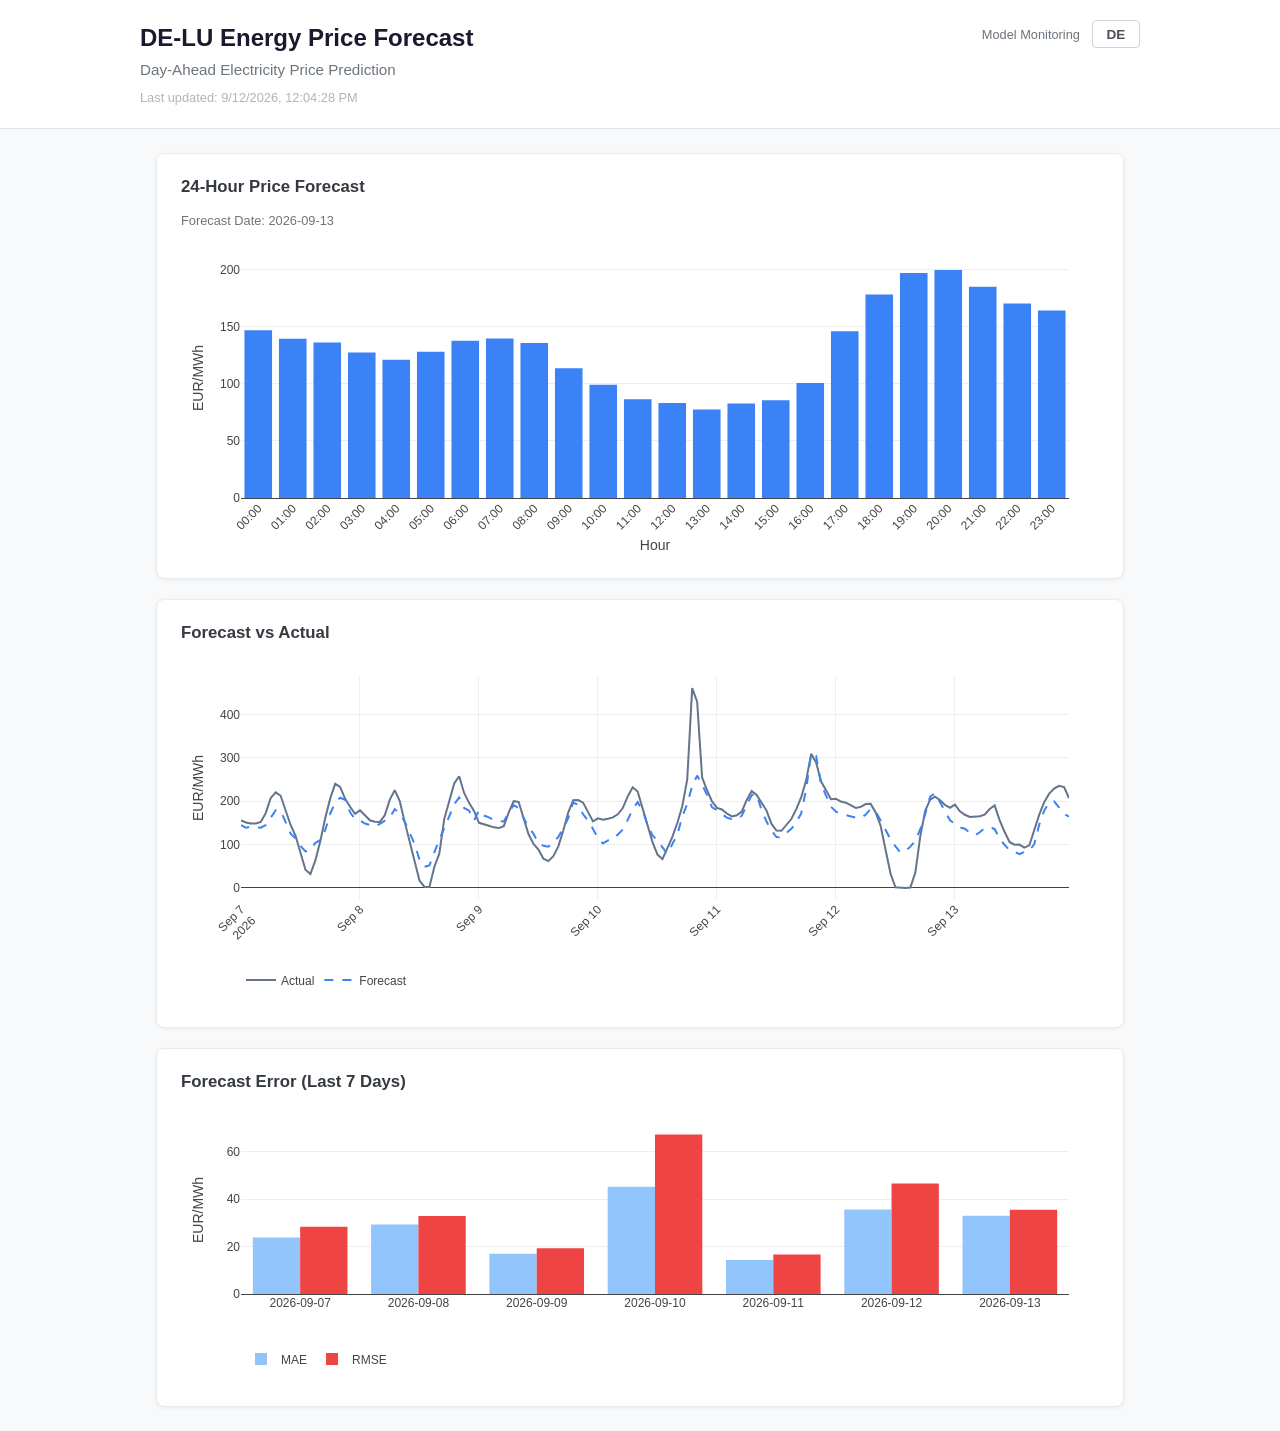
<file: index.html>
<!DOCTYPE html>
<html lang="en">
<head>
  <meta charset="UTF-8" />
  <meta name="viewport" content="width=device-width, initial-scale=1.0" />
  <title>DE-LU Energy Price Forecast</title>
  <link rel="stylesheet" href="styles.css" />
  <script src="https://cdn.plot.ly/plotly-2.35.2.min.js"></script>
</head>
<body>

  <header>
    <div class="header-inner">
      <div>
        <h1 data-i18n="title">DE-LU Energy Price Forecast</h1>
        <p class="subtitle" data-i18n="subtitle">Day-Ahead Electricity Price Prediction</p>
        <p class="last-updated">
          <span data-i18n="last_updated">Last updated</span>:
          <span id="last-updated-value">—</span>
        </p>
      </div>
      <div class="header-actions">
        <a href="monitoring.html" class="nav-link" data-i18n="monitoring_link">Model Monitoring</a>
        <button id="lang-toggle" class="lang-btn" aria-label="Toggle language">DE</button>
      </div>
    </div>
  </header>

  <main>

    <div id="reselection-warning" class="warning-banner" hidden>
      <span class="warning-icon">&#9888;</span>
      <span data-i18n="reselection_warning">Model degradation detected. Manual reselection recommended.</span>
    </div>

    <section class="card">
      <h2 data-i18n="forecast_chart_title">24-Hour Price Forecast</h2>
      <p class="chart-meta" id="forecast-date-label"></p>
      <div id="forecast-chart" class="chart-container">
        <p class="no-data-msg" data-i18n="no_data">No forecast data available yet.</p>
      </div>
    </section>

    <section class="card">
      <h2 data-i18n="history_chart_title">Forecast vs Actual</h2>
      <div id="history-chart" class="chart-container">
        <p class="no-data-msg" data-i18n="no_data">No forecast data available yet.</p>
      </div>
    </section>

    <section class="card">
      <h2 data-i18n="error_chart_title">Forecast Error (Last 7 Days)</h2>
      <div id="error-chart" class="chart-container">
        <p class="no-data-msg" data-i18n="no_data">No forecast data available yet.</p>
      </div>
    </section>

  </main>

  <script src="script.js"></script>
</body>
</html>
</file>
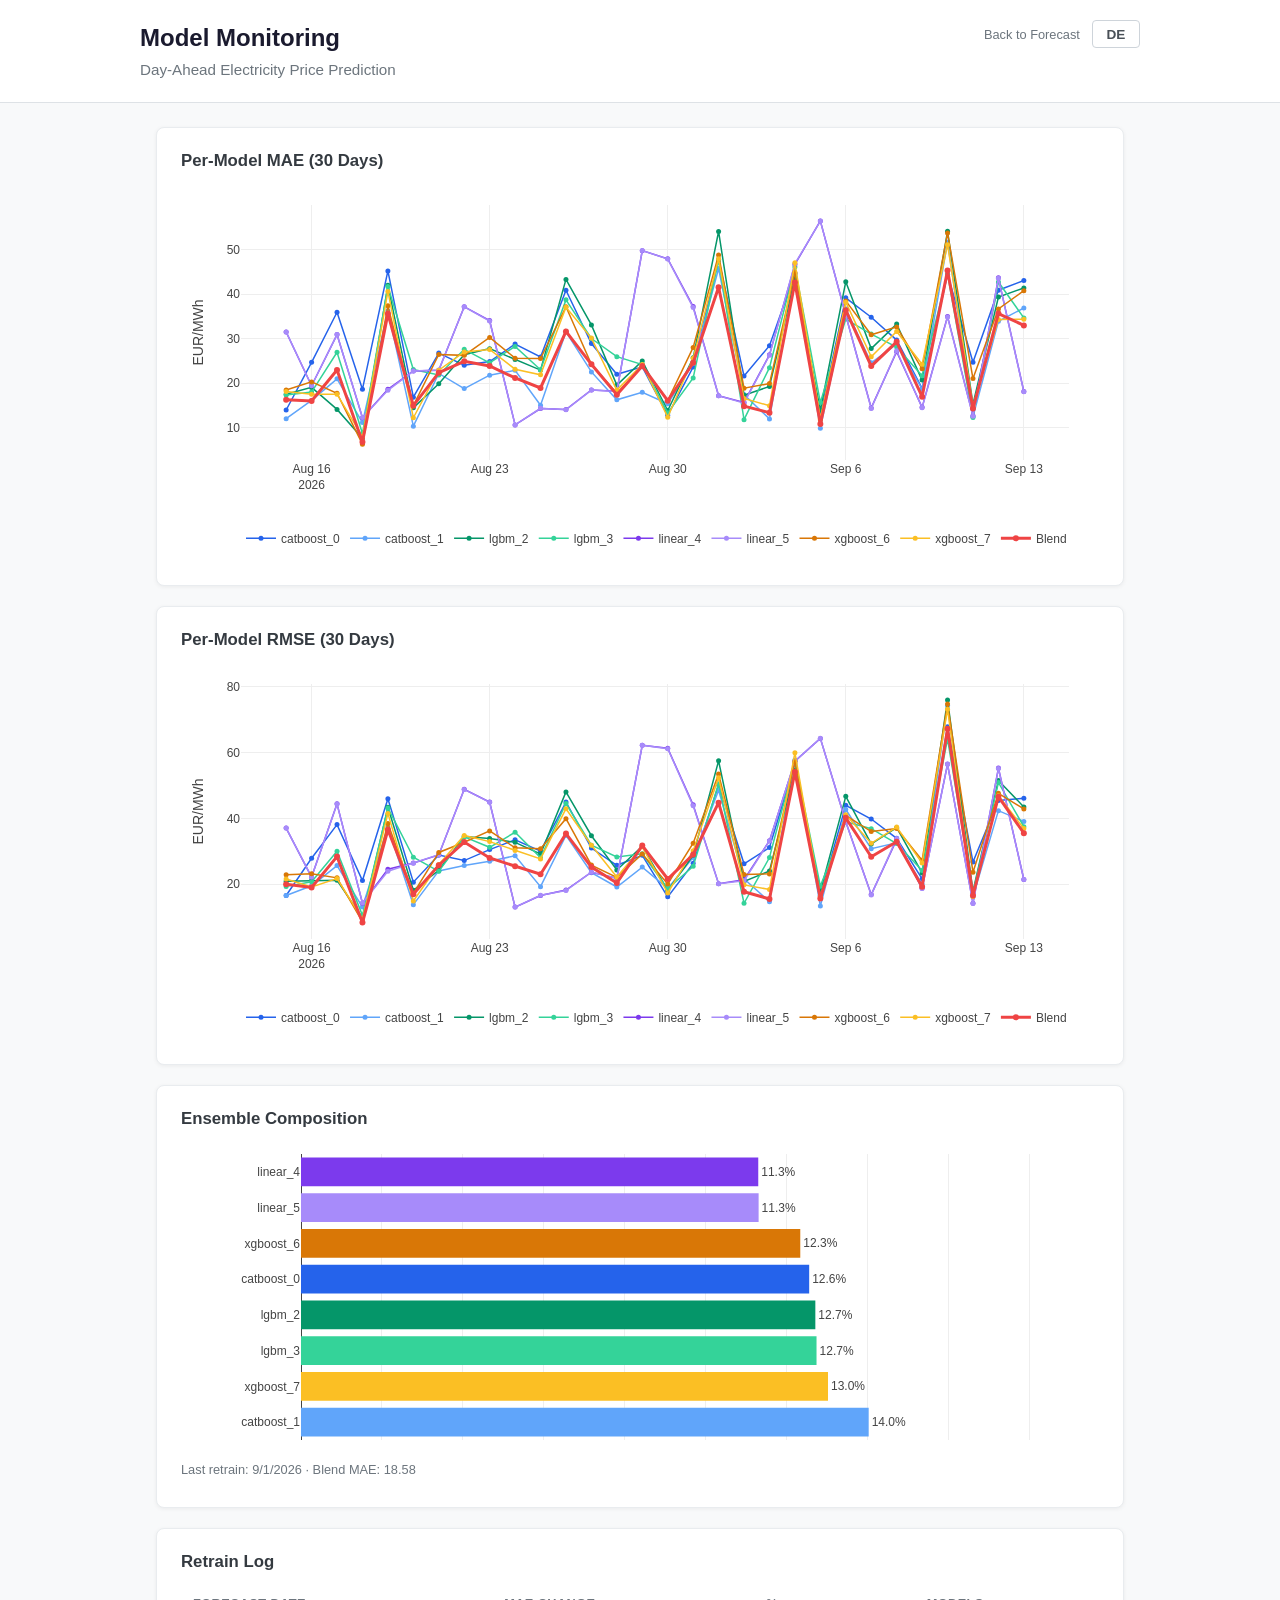
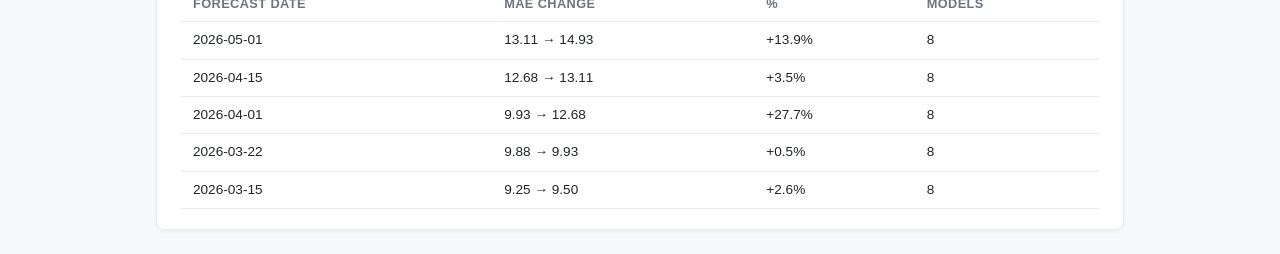
<file: monitoring.html>
<!DOCTYPE html>
<html lang="en">
<head>
  <meta charset="UTF-8" />
  <meta name="viewport" content="width=device-width, initial-scale=1.0" />
  <title>Model Monitoring — DE-LU Energy Price Forecast</title>
  <link rel="stylesheet" href="styles.css" />
  <script src="https://cdn.plot.ly/plotly-2.35.2.min.js"></script>
</head>
<body>

  <header>
    <div class="header-inner">
      <div>
        <h1 data-i18n="monitoring_title">Model Monitoring</h1>
        <p class="subtitle" data-i18n="subtitle">Day-Ahead Electricity Price Prediction</p>
      </div>
      <div class="header-actions">
        <a href="index.html" class="nav-link" data-i18n="back_to_forecast">Back to Forecast</a>
        <button id="lang-toggle" class="lang-btn" aria-label="Toggle language">DE</button>
      </div>
    </div>
  </header>

  <main>

    <section class="card">
      <h2 data-i18n="model_mae_title">Per-Model MAE (30 Days)</h2>
      <div id="mae-chart" class="chart-container">
        <p class="no-data-msg" data-i18n="no_data">No forecast data available yet.</p>
      </div>
    </section>

    <section class="card">
      <h2 data-i18n="model_rmse_title">Per-Model RMSE (30 Days)</h2>
      <div id="rmse-chart" class="chart-container">
        <p class="no-data-msg" data-i18n="no_data">No forecast data available yet.</p>
      </div>
    </section>

    <section class="card">
      <h2 data-i18n="composition_title">Ensemble Composition</h2>
      <div id="composition-panel">
        <div id="composition-chart" class="chart-container" style="min-height: 200px;">
          <p class="no-data-msg" data-i18n="no_data">No forecast data available yet.</p>
        </div>
        <p id="composition-info" class="chart-meta"></p>
      </div>
    </section>

    <section class="card">
      <h2 data-i18n="retrain_log_title">Retrain Log</h2>
      <div id="retrain-log">
        <p class="no-data-msg" data-i18n="no_data">No forecast data available yet.</p>
      </div>
    </section>

  </main>

  <script src="monitoring.js"></script>
</body>
</html>
</file>
<file: styles.css>
*, *::before, *::after {
  box-sizing: border-box;
  margin: 0;
  padding: 0;
}

body {
  font-family: -apple-system, BlinkMacSystemFont, "Segoe UI", Roboto, sans-serif;
  background: #f8f9fa;
  color: #212529;
  line-height: 1.5;
}

/* ── Header ─────────────────────────────────────────────────────────────── */

header {
  background: #ffffff;
  border-bottom: 1px solid #dee2e6;
  padding: 1.25rem 1.5rem;
}

.header-inner {
  max-width: 1000px;
  margin: 0 auto;
  display: flex;
  align-items: flex-start;
  justify-content: space-between;
  gap: 1rem;
}

h1 {
  font-size: 1.5rem;
  font-weight: 700;
  color: #1a1a2e;
}

.subtitle {
  font-size: 0.95rem;
  color: #6c757d;
  margin-top: 0.2rem;
}

.last-updated {
  font-size: 0.8rem;
  color: #adb5bd;
  margin-top: 0.4rem;
}

/* ── Language toggle ─────────────────────────────────────────────────────── */

.lang-btn {
  flex-shrink: 0;
  padding: 0.35rem 0.85rem;
  font-size: 0.85rem;
  font-weight: 600;
  background: #ffffff;
  color: #495057;
  border: 1.5px solid #ced4da;
  border-radius: 4px;
  cursor: pointer;
  transition: background 0.15s, border-color 0.15s;
  white-space: nowrap;
}

.lang-btn:hover {
  background: #e9ecef;
  border-color: #adb5bd;
}

/* ── Header actions (nav link + lang toggle) ───────────────────────────── */

.header-actions {
  display: flex;
  align-items: center;
  gap: 0.75rem;
  flex-shrink: 0;
}

.nav-link {
  font-size: 0.8rem;
  color: #6c757d;
  text-decoration: none;
  transition: color 0.15s;
}

.nav-link:hover {
  color: #343a40;
}

/* ── Retrain log table ──────────────────────────────────────────────────── */

.retrain-table {
  width: 100%;
  border-collapse: collapse;
  font-size: 0.85rem;
}

.retrain-table th,
.retrain-table td {
  padding: 0.5rem 0.75rem;
  text-align: left;
  border-bottom: 1px solid #e9ecef;
}

.retrain-table th {
  font-weight: 600;
  color: #6c757d;
  font-size: 0.8rem;
  text-transform: uppercase;
  letter-spacing: 0.03em;
}

.retrain-table tr.degraded {
  background: #fff3cd;
}

/* ── Main layout ─────────────────────────────────────────────────────────── */

main {
  max-width: 1000px;
  margin: 1.5rem auto;
  padding: 0 1rem;
  display: flex;
  flex-direction: column;
  gap: 1.25rem;
}

/* ── Warning banner ──────────────────────────────────────────────────────── */

.warning-banner {
  display: flex;
  align-items: center;
  gap: 0.6rem;
  background: #fff3cd;
  border: 1px solid #ffc107;
  border-radius: 6px;
  padding: 0.75rem 1rem;
  font-size: 0.9rem;
  color: #664d03;
}

.warning-banner[hidden] {
  display: none;
}

.warning-icon {
  font-size: 1.1rem;
  line-height: 1;
}

/* ── Cards ───────────────────────────────────────────────────────────────── */

.card {
  background: #ffffff;
  border: 1px solid #e9ecef;
  border-radius: 8px;
  padding: 1.25rem 1.5rem;
  box-shadow: 0 1px 4px rgba(0, 0, 0, 0.06);
  min-width: 0;
  overflow: hidden;
}

.card h2 {
  font-size: 1.05rem;
  font-weight: 600;
  color: #343a40;
  margin-bottom: 0.75rem;
}

/* ── Charts ──────────────────────────────────────────────────────────────── */

.chart-container {
  width: 100%;
  max-width: 100%;
  min-height: 280px;
  overflow: hidden;
}

.chart-container .js-plotly-plot,
.chart-container .plot-container,
.chart-container .svg-container {
  max-width: 100% !important;
  width: 100% !important;
}

.chart-container .no-data-msg {
  text-align: center;
  padding-top: 120px;
}

.chart-meta {
  font-size: 0.8rem;
  color: #6c757d;
  margin-bottom: 0.5rem;
}

.no-data-msg {
  color: #adb5bd;
  font-size: 0.9rem;
  text-align: center;
}

/* ── Responsive ──────────────────────────────────────────────────────────── */

@media (max-width: 600px) {
  h1 {
    font-size: 1.2rem;
  }

  .card {
    padding: 1rem;
  }

  .chart-container {
    min-height: 220px;
  }
}
</file>
